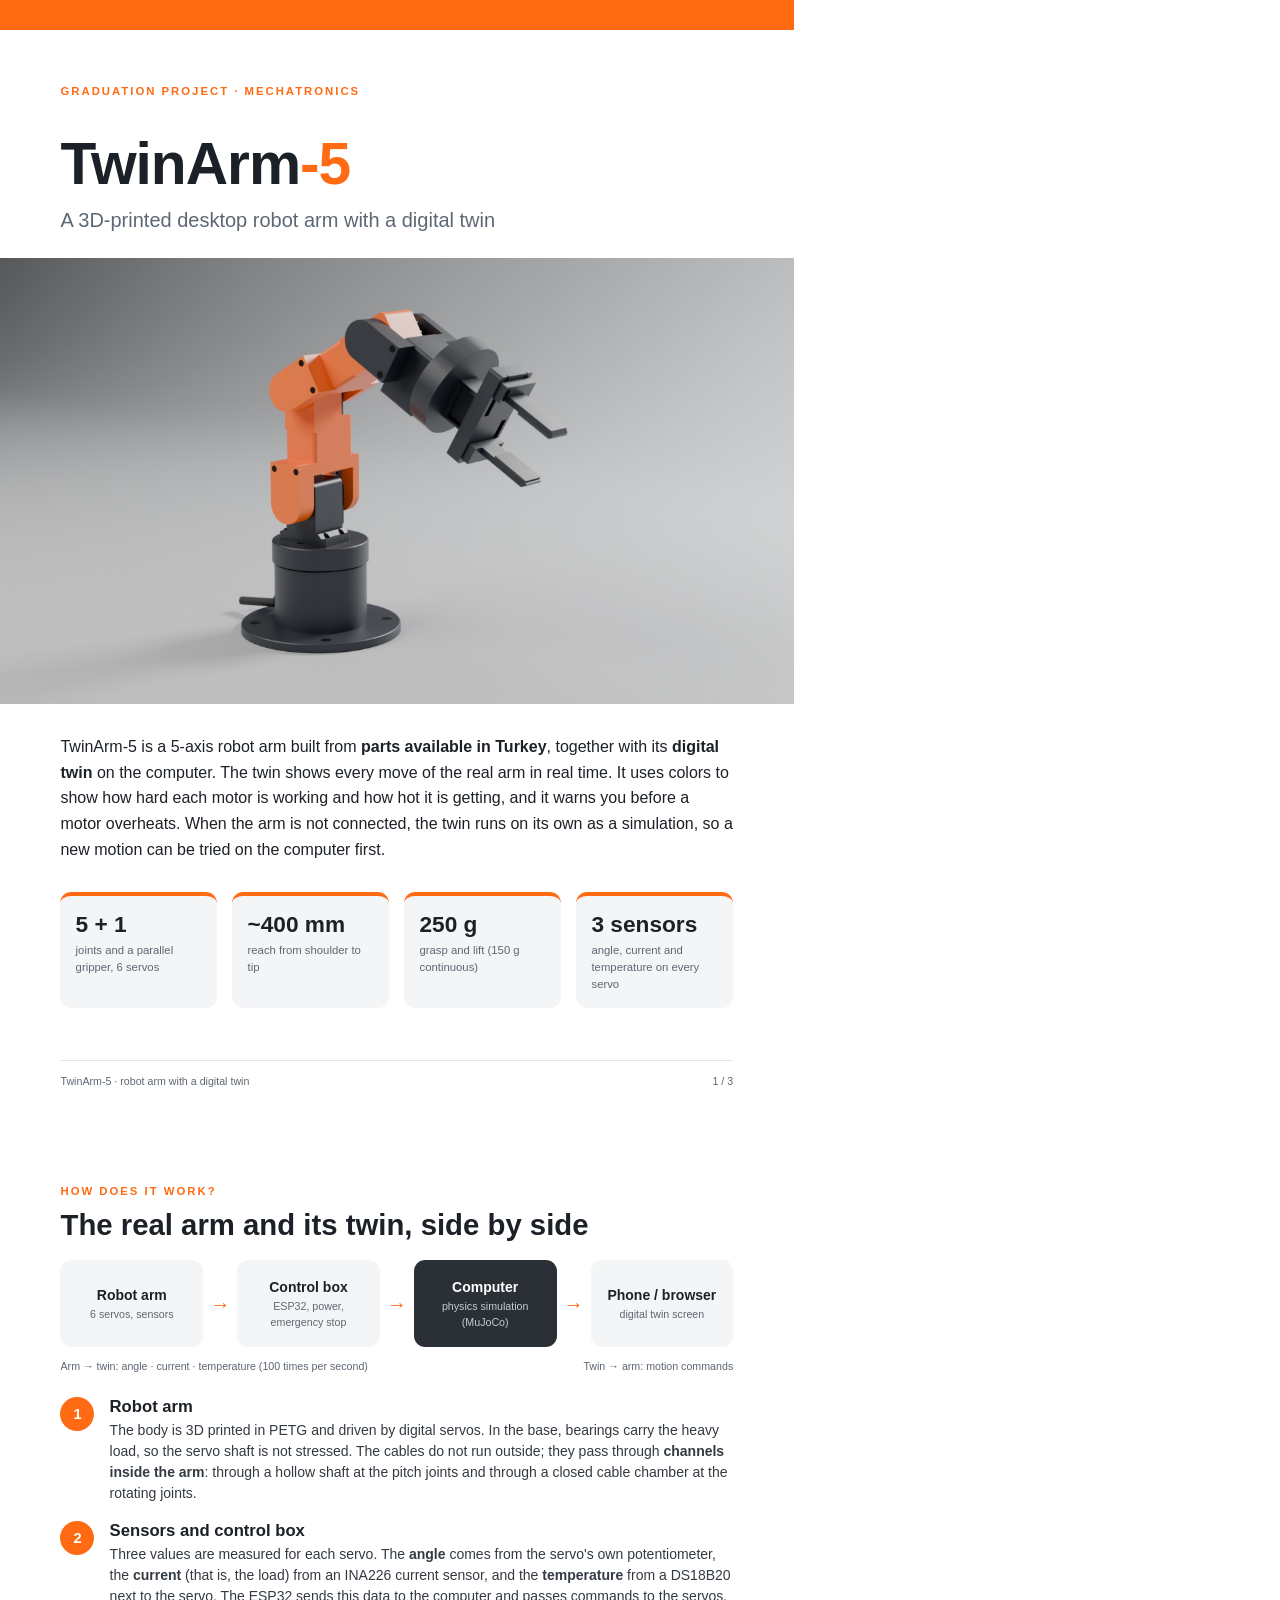
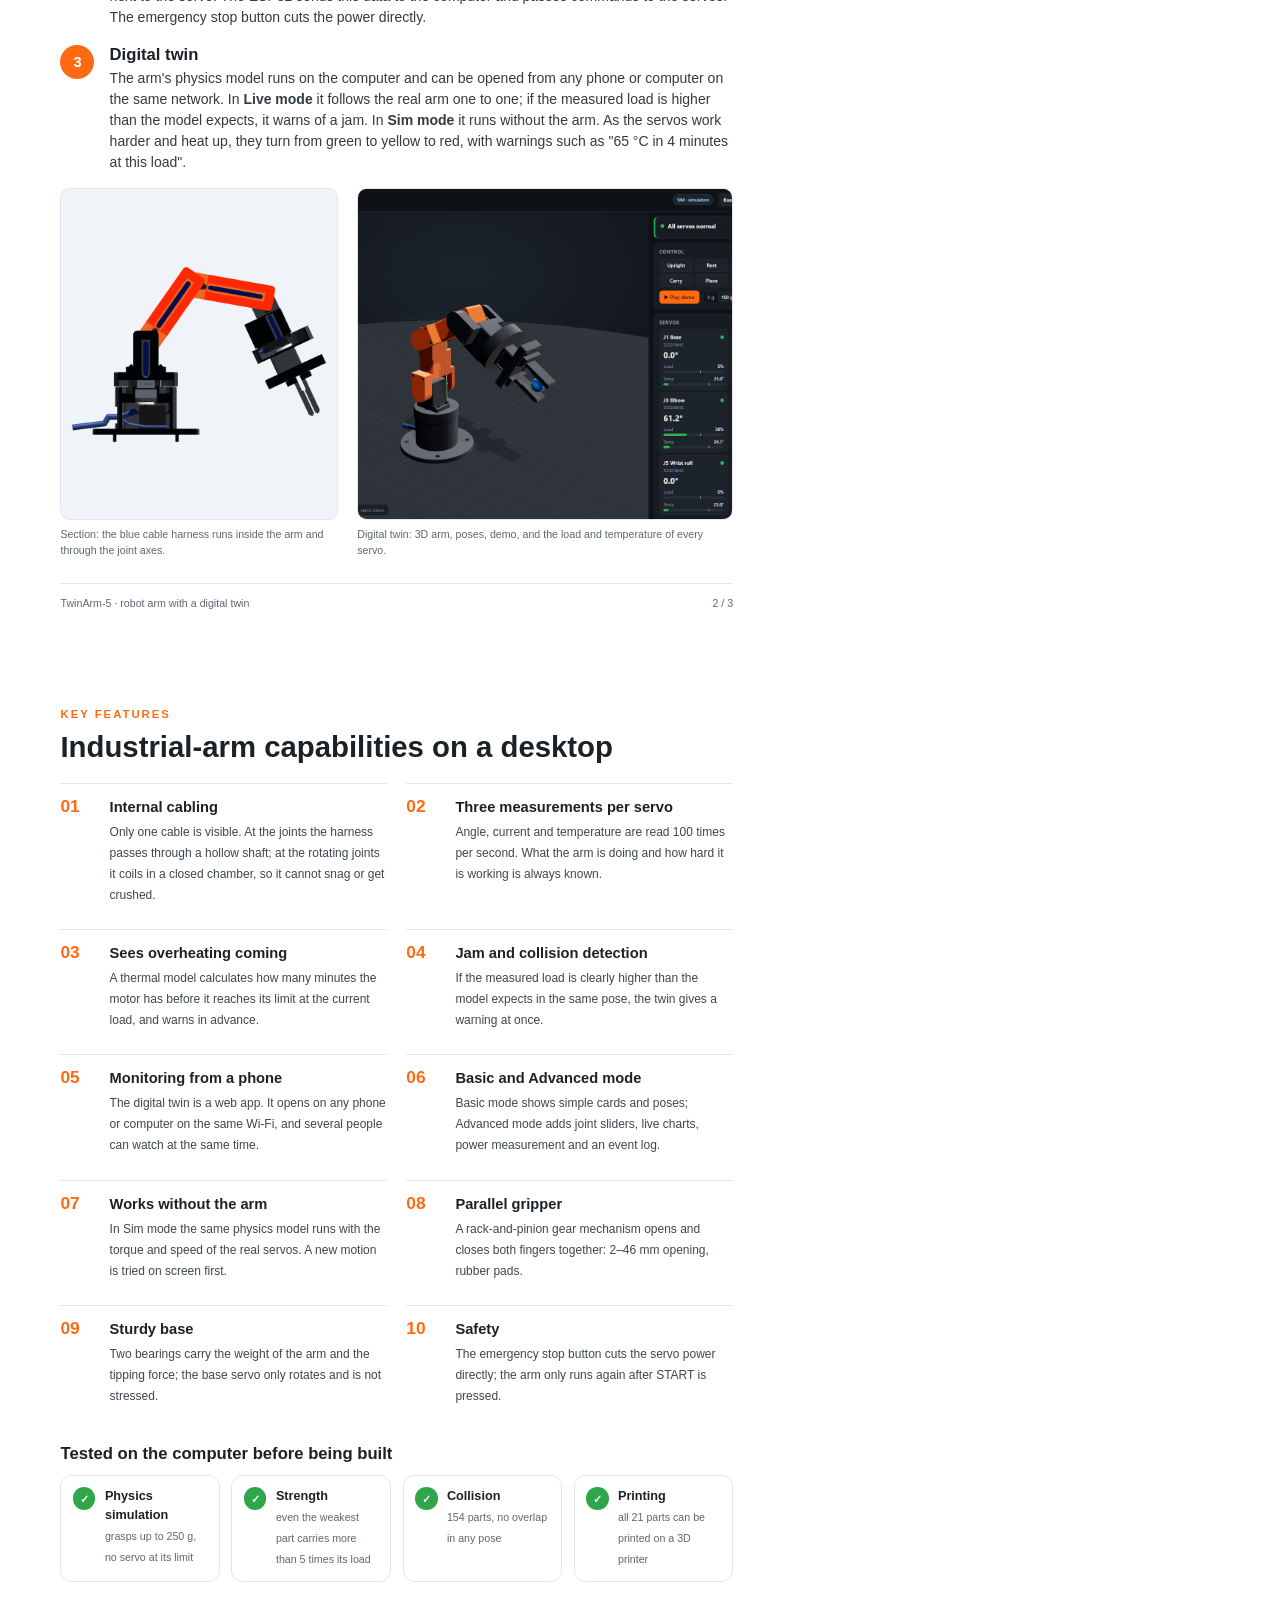
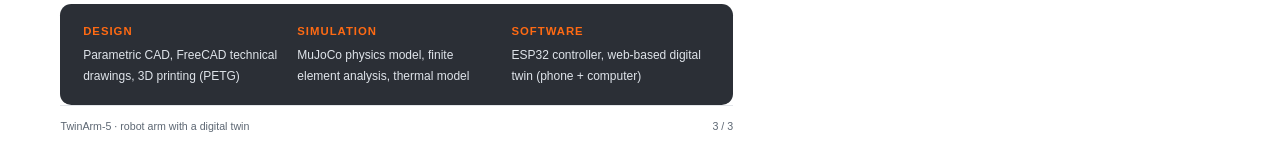
<file: docs/brochure/brochure.html>
<!doctype html>
<html lang="en">
<head>
<meta charset="utf-8">
<title>TwinArm-5 Brochure</title>
<style>
  @page { size: A4; margin: 0; }
  :root {
    --ink: #1c2127; --dim: #5d6773; --line: #e3e6ea; --tile: #f4f5f7;
    --accent: #ff6a13; --dark: #2b2f36; --ok: #2fa64a;
  }
  * { box-sizing: border-box; }
  html, body { margin: 0; padding: 0; background: #fff; color: var(--ink);
    font: 10.5pt/1.5 "Segoe UI", "Helvetica Neue", Arial, sans-serif;
    -webkit-print-color-adjust: exact; print-color-adjust: exact; }
  .page { width: 210mm; height: 297mm; padding: 16mm 16mm 14mm; position: relative; overflow: hidden;
    page-break-after: always; display: flex; flex-direction: column; }
  .page:last-child { page-break-after: auto; }
  h1, h2, h3 { margin: 0; line-height: 1.15; }
  p { margin: 0; }
  .kicker { font-size: 8.5pt; font-weight: 700; letter-spacing: 2px; text-transform: uppercase; color: var(--accent); }
  .foot { position: absolute; left: 16mm; right: 16mm; bottom: 9mm; display: flex; justify-content: space-between;
    font-size: 8pt; color: var(--dim); border-top: 1px solid var(--line); padding-top: 3mm; }

  /* --- page 1 --- */
  .cover-band { position: absolute; inset: 0 0 auto 0; height: 8mm; background: var(--accent); }
  .cover h1 { font-size: 44pt; letter-spacing: -1px; margin-top: 8mm; }
  .cover h1 span { color: var(--accent); }
  .cover .sub { font-size: 15pt; color: var(--dim); margin-top: 2mm; font-weight: 400; }
  .hero { margin: 6mm -16mm 0; height: 118mm; background: linear-gradient(#e6e6e6, #efefef); display: flex; align-items: center; justify-content: center; overflow: hidden; }
  .hero img { width: 100%; height: 100%; object-fit: cover; }
  .lead { font-size: 12pt; line-height: 1.6; margin-top: 8mm; }
  .lead b { color: var(--ink); }
  .stats { display: grid; grid-template-columns: repeat(4, 1fr); gap: 4mm; margin-top: 8mm; }
  .stat { background: var(--tile); border-radius: 3mm; padding: 4mm; border-top: 1.2mm solid var(--accent); }
  .stat b { display: block; font-size: 17pt; line-height: 1.1; }
  .stat span { display: block; font-size: 8.5pt; color: var(--dim); margin-top: 1.5mm; }

  /* --- page 2 --- */
  h2 { font-size: 22pt; margin: 2mm 0 5mm; }
  .flow { display: grid; grid-template-columns: 1fr 9mm 1fr 9mm 1fr 9mm 1fr; align-items: center; margin-bottom: 6mm; }
  .node { background: var(--tile); border-radius: 3mm; padding: 3.5mm 3mm; text-align: center; min-height: 23mm;
    display: flex; flex-direction: column; justify-content: center; }
  .node b { font-size: 10.5pt; }
  .node span { font-size: 8pt; color: var(--dim); }
  .node.hl { background: var(--dark); color: #fff; }
  .node.hl span { color: #c5ccd5; }
  .arrow { text-align: center; color: var(--accent); font-size: 15pt; font-weight: 700; }
  .flow-cap { display: flex; justify-content: space-between; font-size: 8pt; color: var(--dim); margin: -3mm 0 6mm; }
  .steps { display: grid; gap: 4.5mm; }
  .step { display: grid; grid-template-columns: 9mm 1fr; gap: 4mm; }
  .num { width: 9mm; height: 9mm; border-radius: 50%; background: var(--accent); color: #fff; font-weight: 800;
    display: flex; align-items: center; justify-content: center; font-size: 11pt; }
  .step h3 { font-size: 12.5pt; margin-bottom: 1mm; }
  .step p { color: #333a42; }
  .pics { display: grid; grid-template-columns: 0.85fr 1.15fr; gap: 5mm; margin-top: auto; margin-bottom: 9mm; }
  .pic { margin: 0; }
  .pic img { width: 100%; height: 88mm; object-fit: cover; border-radius: 2.5mm; display: block; border: 1px solid var(--line); }
  .pic.contain img { object-fit: contain; background: #f0f4f9; }
  .pic figcaption { font-size: 8pt; color: var(--dim); margin-top: 1.5mm; }

  /* --- page 3 --- */
  .checks { display: grid; grid-template-columns: 1fr 1fr; gap: 3.5mm; margin-bottom: 7mm; }
  .check { border: 1px solid var(--line); border-radius: 3mm; padding: 3.5mm 4mm; display: grid; grid-template-columns: 7mm 1fr; gap: 2.5mm; }
  .tick { width: 7mm; height: 7mm; border-radius: 50%; background: var(--ok); color: #fff; display: flex; align-items: center; justify-content: center; font-weight: 800; font-size: 9pt; }
  .check b { display: block; font-size: 10.5pt; }
  .check span { font-size: 9pt; color: var(--dim); }
  h3.sec { font-size: 12.5pt; margin: 0 0 3mm; }
  .note { font-size: 8.5pt; color: var(--dim); margin-top: 2.5mm; }
  .road { display: grid; grid-template-columns: repeat(7, 1fr); gap: 0; margin-top: 2mm; position: relative; }
  .road::before { content: ""; position: absolute; left: 7%; right: 7%; top: 3.5mm; height: 0.8mm; background: var(--line); }
  .ms { text-align: center; position: relative; padding: 0 1mm; }
  .ms i { display: block; width: 7.5mm; height: 7.5mm; margin: 0 auto 2mm; border-radius: 50%; background: #fff;
    border: 0.8mm solid #c8ced6; position: relative; z-index: 1; font-style: normal; font-size: 8pt; line-height: 6mm; font-weight: 800; color: #fff; }
  .ms.done i { background: var(--ok); border-color: var(--ok); }
  .ms.next i { border-color: var(--accent); }
  .ms b { display: block; font-size: 8.5pt; line-height: 1.25; }
  .ms span { display: block; font-size: 7.5pt; color: var(--dim); }
  .ms.next b { color: var(--accent); }
  .tech { margin-top: auto; margin-bottom: 9mm; background: var(--dark); color: #fff; border-radius: 3mm; padding: 5mm 6mm;
    display: grid; grid-template-columns: 1fr 1fr 1fr; gap: 4mm; }
  .tech b { display: block; color: var(--accent); font-size: 8.5pt; letter-spacing: 1px; text-transform: uppercase; margin-bottom: 1mm; }
  .tech span { font-size: 9pt; color: #dfe4ea; }
  .feats { display: grid; grid-template-columns: 1fr 1fr; gap: 3.2mm 5mm; margin-bottom: 7mm; }
  .feat { display: grid; grid-template-columns: 10mm 1fr; gap: 3mm; padding: 3.2mm 0; border-top: 1px solid var(--line); }
  .feat i { font-style: normal; font-weight: 800; font-size: 13pt; color: var(--accent); line-height: 1.2; }
  .feat b { display: block; font-size: 11pt; margin-bottom: 0.8mm; }
  .feat span { font-size: 9pt; color: #3e4650; line-height: 1.45; }
  .checks4 { display: grid; grid-template-columns: repeat(4, 1fr); gap: 3mm; margin-bottom: 6mm; }
  .checks4 .check { grid-template-columns: 6mm 1fr; padding: 3mm; }
  .checks4 .tick { width: 6mm; height: 6mm; font-size: 8pt; }
  .checks4 b { font-size: 9.5pt; }
  .checks4 span { font-size: 8pt; }
</style>
</head>
<body>

<!-- ============================ 1. COVER ============================ -->
<section class="page cover">
  <div class="cover-band"></div>
  <div class="kicker" style="margin-top:6mm">Graduation project · Mechatronics</div>
  <h1>TwinArm<span>-5</span></h1>
  <p class="sub">A 3D-printed desktop robot arm with a digital twin</p>

  <div class="hero"><img src="render_hero.jpg" alt="TwinArm-5 robot arm"></div>

  <p class="lead">
    TwinArm-5 is a 5-axis robot arm built from <b>parts available in Turkey</b>, together with its
    <b>digital twin</b> on the computer. The twin shows every move of the real arm in real time. It uses
    colors to show how hard each motor is working and how hot it is getting, and it warns you before a
    motor overheats. When the arm is not connected, the twin runs on its own as a simulation, so a new
    motion can be tried on the computer first.
  </p>

  <div class="stats">
    <div class="stat"><b>5 + 1</b><span>joints and a parallel gripper, 6 servos</span></div>
    <div class="stat"><b>~400 mm</b><span>reach from shoulder to tip</span></div>
    <div class="stat"><b>250 g</b><span>grasp and lift (150 g continuous)</span></div>
    <div class="stat"><b>3 sensors</b><span>angle, current and temperature on every servo</span></div>
  </div>

  <div class="foot"><span>TwinArm-5 · robot arm with a digital twin</span><span>1 / 3</span></div>
</section>

<!-- ============================ 2. HOW IT WORKS ============================ -->
<section class="page">
  <div class="kicker">How does it work?</div>
  <h2>The real arm and its twin, side by side</h2>

  <div class="flow">
    <div class="node"><b>Robot arm</b><span>6 servos, sensors</span></div>
    <div class="arrow">→</div>
    <div class="node"><b>Control box</b><span>ESP32, power, emergency stop</span></div>
    <div class="arrow">→</div>
    <div class="node hl"><b>Computer</b><span>physics simulation (MuJoCo)</span></div>
    <div class="arrow">→</div>
    <div class="node"><b>Phone / browser</b><span>digital twin screen</span></div>
  </div>
  <div class="flow-cap"><span>Arm → twin: angle · current · temperature (100 times per second)</span><span>Twin → arm: motion commands</span></div>

  <div class="steps">
    <div class="step"><div class="num">1</div><div>
      <h3>Robot arm</h3>
      <p>The body is 3D printed in PETG and driven by digital servos. In the base, bearings carry the heavy
      load, so the servo shaft is not stressed. The cables do not run outside; they pass through
      <b>channels inside the arm</b>: through a hollow shaft at the pitch joints and through a closed cable
      chamber at the rotating joints.</p></div></div>
    <div class="step"><div class="num">2</div><div>
      <h3>Sensors and control box</h3>
      <p>Three values are measured for each servo. The <b>angle</b> comes from the servo's own potentiometer,
      the <b>current</b> (that is, the load) from an INA226 current sensor, and the <b>temperature</b> from
      a DS18B20 next to the servo. The ESP32 sends this data to the computer and passes commands to the
      servos. The emergency stop button cuts the power directly.</p></div></div>
    <div class="step"><div class="num">3</div><div>
      <h3>Digital twin</h3>
      <p>The arm's physics model runs on the computer and can be opened from any phone or computer on the
      same network. In <b>Live mode</b> it follows the real arm one to one; if the measured load is higher
      than the model expects, it warns of a jam. In <b>Sim mode</b> it runs without the arm. As the servos
      work harder and heat up, they turn from green to yellow to red, with warnings such as "65 °C in
      4 minutes at this load".</p></div></div>
  </div>

  <div class="pics">
    <figure class="pic contain"><img src="../img/internal_cabling_section.png" alt="Internal cable path section">
      <figcaption>Section: the blue cable harness runs inside the arm and through the joint axes.</figcaption></figure>
    <figure class="pic"><img src="twin_web.png" alt="Digital twin web app">
      <figcaption>Digital twin: 3D arm, poses, demo, and the load and temperature of every servo.</figcaption></figure>
  </div>

  <div class="foot"><span>TwinArm-5 · robot arm with a digital twin</span><span>2 / 3</span></div>
</section>

<!-- ============================ 3. FEATURES ============================ -->
<section class="page">
  <div class="kicker">Key features</div>
  <h2>Industrial-arm capabilities on a desktop</h2>

  <div class="feats">
    <div class="feat"><i>01</i><div><b>Internal cabling</b>
      <span>Only one cable is visible. At the joints the harness passes through a hollow shaft; at the rotating joints it coils in a closed chamber, so it cannot snag or get crushed.</span></div></div>
    <div class="feat"><i>02</i><div><b>Three measurements per servo</b>
      <span>Angle, current and temperature are read 100 times per second. What the arm is doing and how hard it is working is always known.</span></div></div>
    <div class="feat"><i>03</i><div><b>Sees overheating coming</b>
      <span>A thermal model calculates how many minutes the motor has before it reaches its limit at the current load, and warns in advance.</span></div></div>
    <div class="feat"><i>04</i><div><b>Jam and collision detection</b>
      <span>If the measured load is clearly higher than the model expects in the same pose, the twin gives a warning at once.</span></div></div>
    <div class="feat"><i>05</i><div><b>Monitoring from a phone</b>
      <span>The digital twin is a web app. It opens on any phone or computer on the same Wi-Fi, and several people can watch at the same time.</span></div></div>
    <div class="feat"><i>06</i><div><b>Basic and Advanced mode</b>
      <span>Basic mode shows simple cards and poses; Advanced mode adds joint sliders, live charts, power measurement and an event log.</span></div></div>
    <div class="feat"><i>07</i><div><b>Works without the arm</b>
      <span>In Sim mode the same physics model runs with the torque and speed of the real servos. A new motion is tried on screen first.</span></div></div>
    <div class="feat"><i>08</i><div><b>Parallel gripper</b>
      <span>A rack-and-pinion gear mechanism opens and closes both fingers together: 2–46 mm opening, rubber pads.</span></div></div>
    <div class="feat"><i>09</i><div><b>Sturdy base</b>
      <span>Two bearings carry the weight of the arm and the tipping force; the base servo only rotates and is not stressed.</span></div></div>
    <div class="feat"><i>10</i><div><b>Safety</b>
      <span>The emergency stop button cuts the servo power directly; the arm only runs again after START is pressed.</span></div></div>
  </div>

  <h3 class="sec">Tested on the computer before being built</h3>
  <div class="checks4">
    <div class="check"><div class="tick">✓</div><div><b>Physics simulation</b><span>grasps up to 250 g, no servo at its limit</span></div></div>
    <div class="check"><div class="tick">✓</div><div><b>Strength</b><span>even the weakest part carries more than 5 times its load</span></div></div>
    <div class="check"><div class="tick">✓</div><div><b>Collision</b><span>154 parts, no overlap in any pose</span></div></div>
    <div class="check"><div class="tick">✓</div><div><b>Printing</b><span>all 21 parts can be printed on a 3D printer</span></div></div>
  </div>

  <div class="tech">
    <div><b>Design</b><span>Parametric CAD, FreeCAD technical drawings, 3D printing (PETG)</span></div>
    <div><b>Simulation</b><span>MuJoCo physics model, finite element analysis, thermal model</span></div>
    <div><b>Software</b><span>ESP32 controller, web-based digital twin (phone + computer)</span></div>
  </div>

  <div class="foot"><span>TwinArm-5 · robot arm with a digital twin</span><span>3 / 3</span></div>
</section>

</body>
</html>
</file>
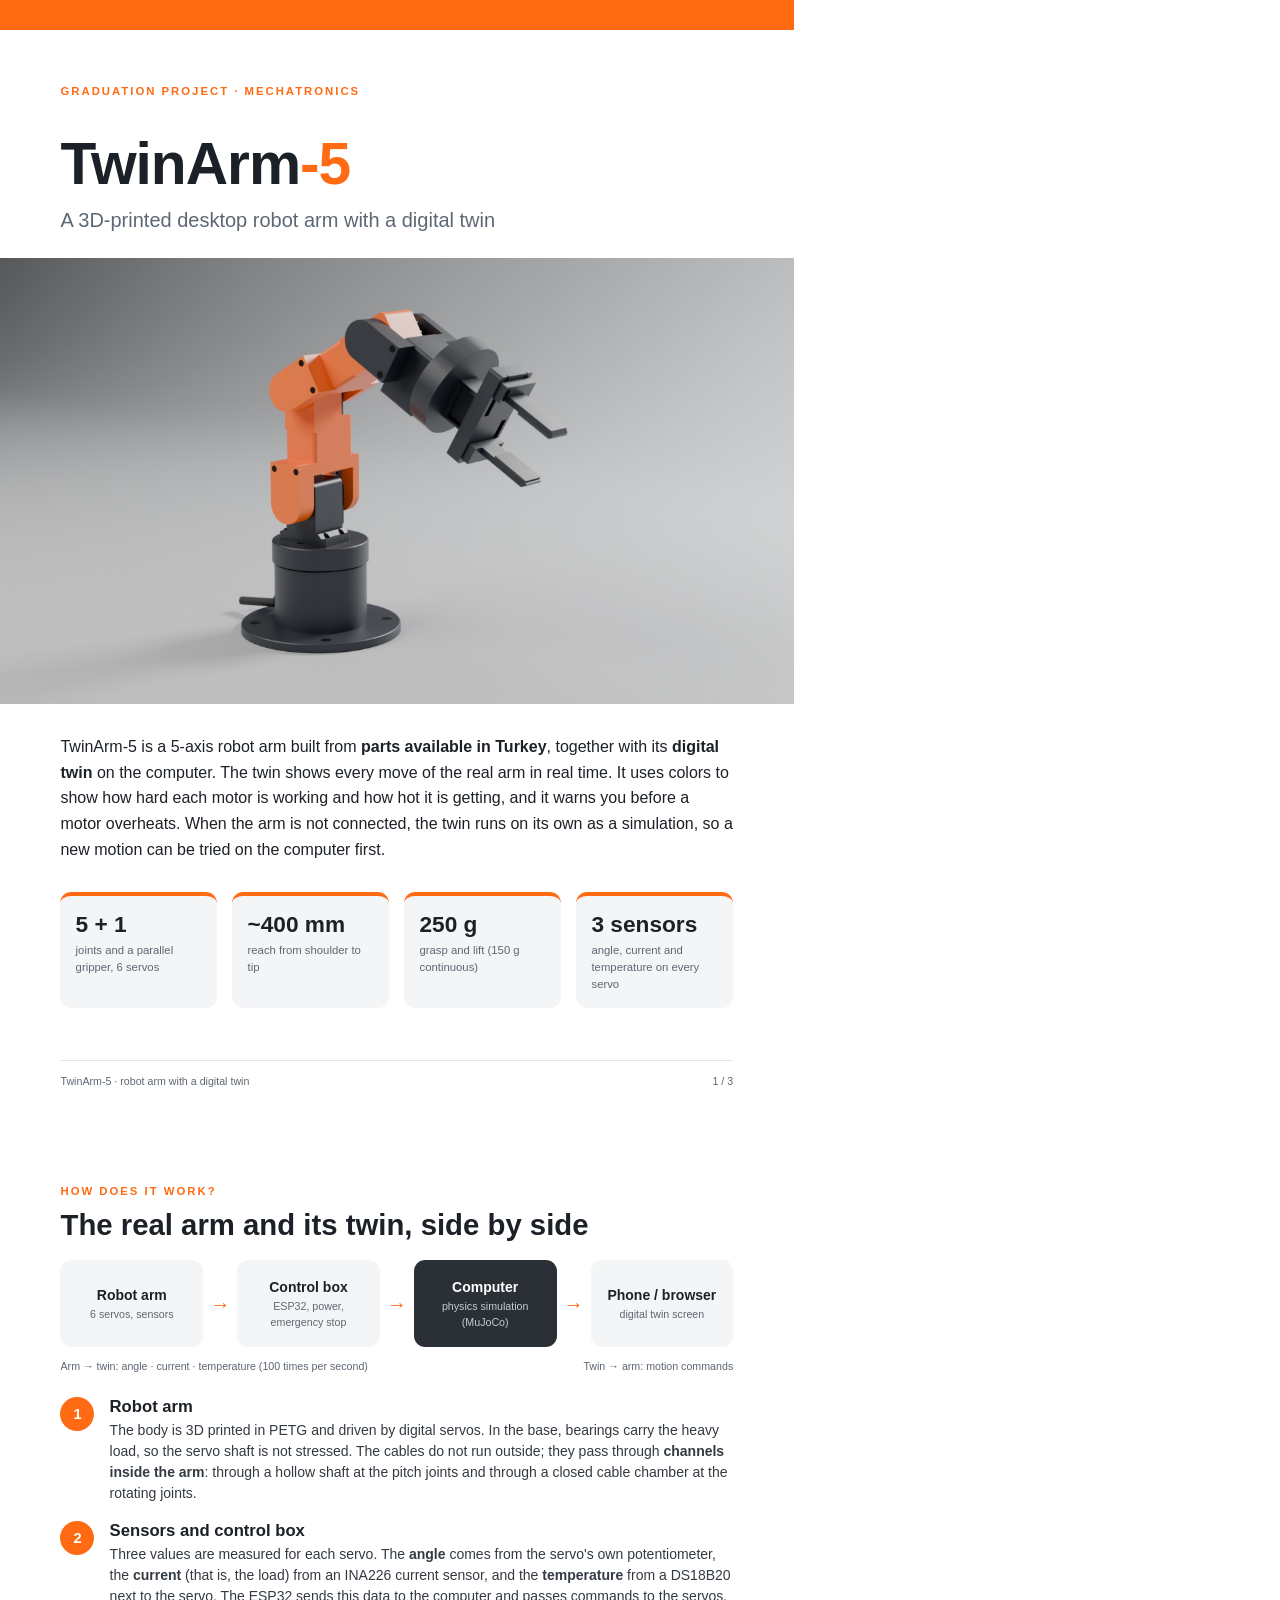
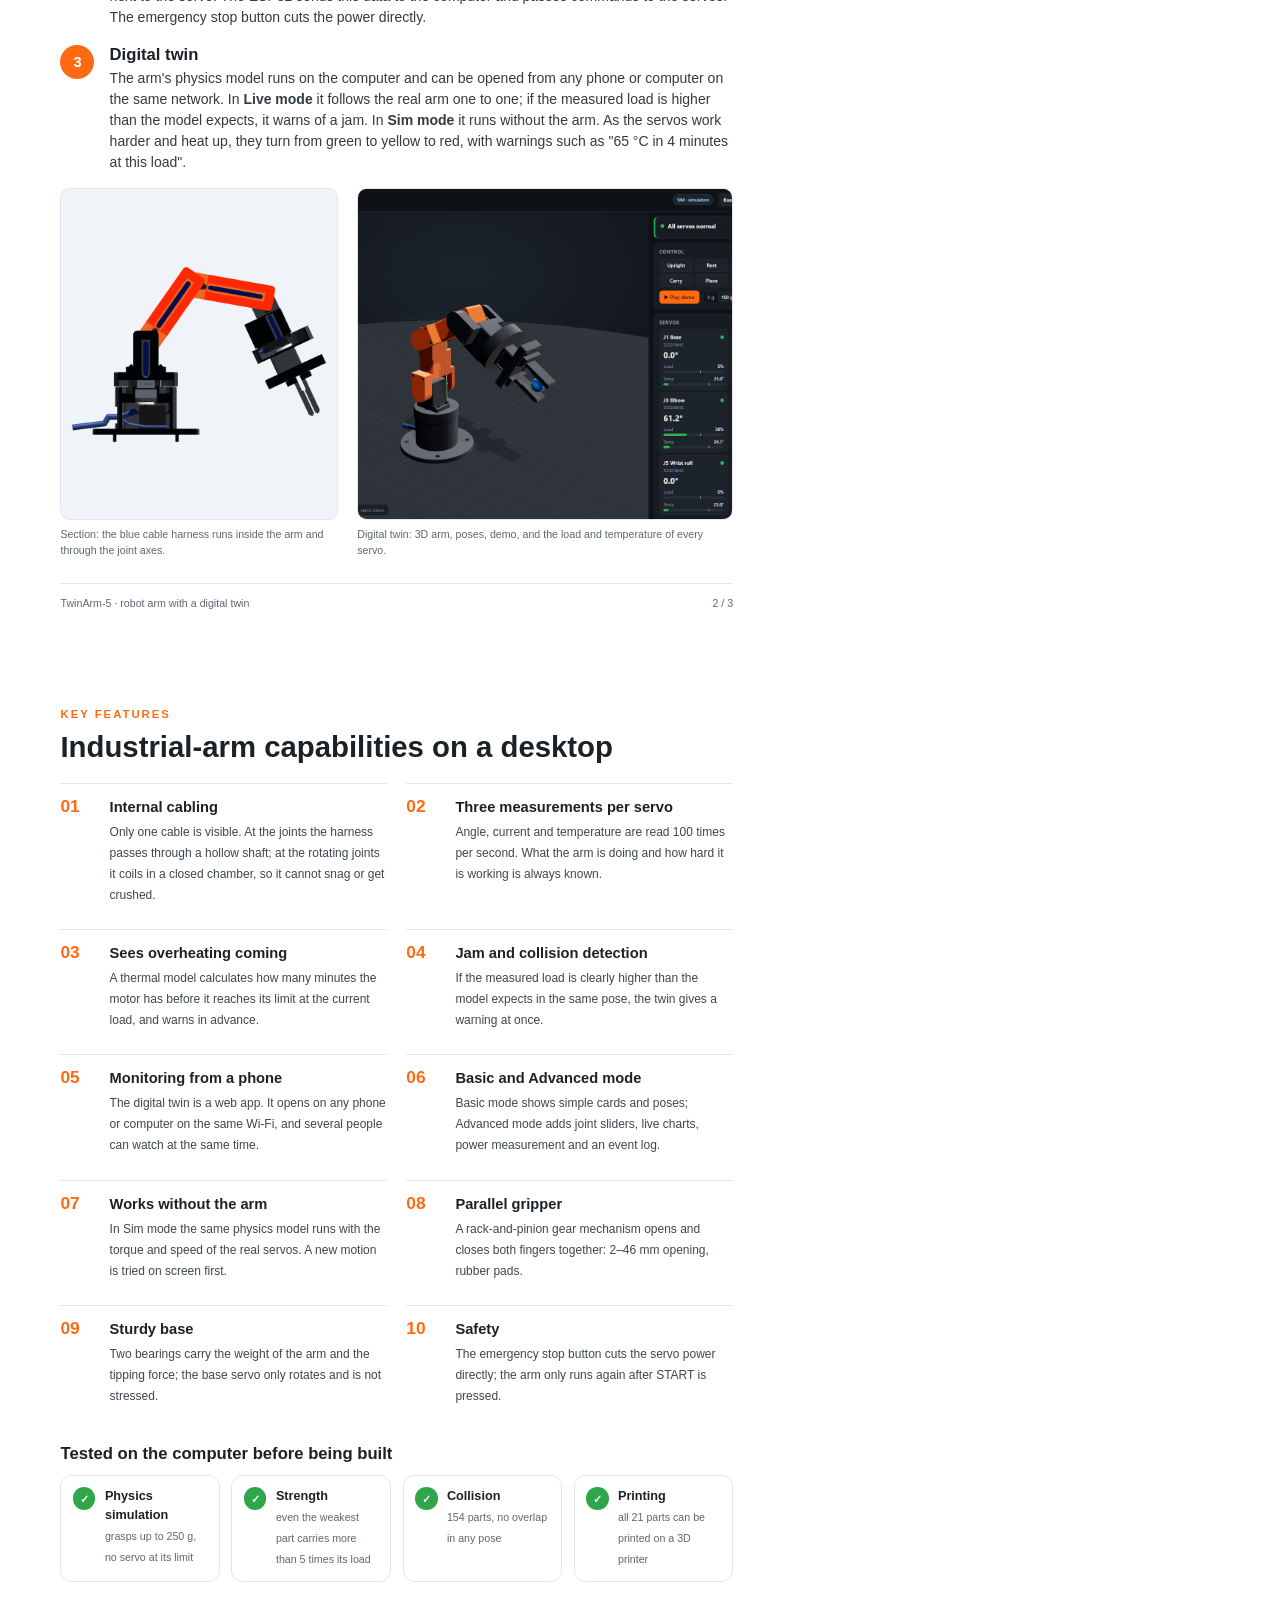
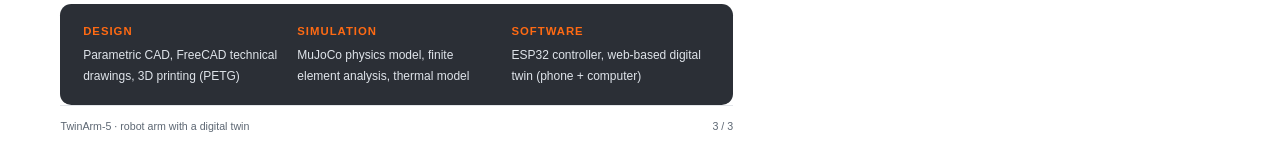
<file: cad/docs/brochure/brochure.html>
<!doctype html>
<html lang="en">
<head>
<meta charset="utf-8">
<title>TwinArm-5 Brochure</title>
<style>
  @page { size: A4; margin: 0; }
  :root {
    --ink: #1c2127; --dim: #5d6773; --line: #e3e6ea; --tile: #f4f5f7;
    --accent: #ff6a13; --dark: #2b2f36; --ok: #2fa64a;
  }
  * { box-sizing: border-box; }
  html, body { margin: 0; padding: 0; background: #fff; color: var(--ink);
    font: 10.5pt/1.5 "Segoe UI", "Helvetica Neue", Arial, sans-serif;
    -webkit-print-color-adjust: exact; print-color-adjust: exact; }
  .page { width: 210mm; height: 297mm; padding: 16mm 16mm 14mm; position: relative; overflow: hidden;
    page-break-after: always; display: flex; flex-direction: column; }
  .page:last-child { page-break-after: auto; }
  h1, h2, h3 { margin: 0; line-height: 1.15; }
  p { margin: 0; }
  .kicker { font-size: 8.5pt; font-weight: 700; letter-spacing: 2px; text-transform: uppercase; color: var(--accent); }
  .foot { position: absolute; left: 16mm; right: 16mm; bottom: 9mm; display: flex; justify-content: space-between;
    font-size: 8pt; color: var(--dim); border-top: 1px solid var(--line); padding-top: 3mm; }

  /* --- page 1 --- */
  .cover-band { position: absolute; inset: 0 0 auto 0; height: 8mm; background: var(--accent); }
  .cover h1 { font-size: 44pt; letter-spacing: -1px; margin-top: 8mm; }
  .cover h1 span { color: var(--accent); }
  .cover .sub { font-size: 15pt; color: var(--dim); margin-top: 2mm; font-weight: 400; }
  .hero { margin: 6mm -16mm 0; height: 118mm; background: linear-gradient(#e6e6e6, #efefef); display: flex; align-items: center; justify-content: center; overflow: hidden; }
  .hero img { width: 100%; height: 100%; object-fit: cover; }
  .lead { font-size: 12pt; line-height: 1.6; margin-top: 8mm; }
  .lead b { color: var(--ink); }
  .stats { display: grid; grid-template-columns: repeat(4, 1fr); gap: 4mm; margin-top: 8mm; }
  .stat { background: var(--tile); border-radius: 3mm; padding: 4mm; border-top: 1.2mm solid var(--accent); }
  .stat b { display: block; font-size: 17pt; line-height: 1.1; }
  .stat span { display: block; font-size: 8.5pt; color: var(--dim); margin-top: 1.5mm; }

  /* --- page 2 --- */
  h2 { font-size: 22pt; margin: 2mm 0 5mm; }
  .flow { display: grid; grid-template-columns: 1fr 9mm 1fr 9mm 1fr 9mm 1fr; align-items: center; margin-bottom: 6mm; }
  .node { background: var(--tile); border-radius: 3mm; padding: 3.5mm 3mm; text-align: center; min-height: 23mm;
    display: flex; flex-direction: column; justify-content: center; }
  .node b { font-size: 10.5pt; }
  .node span { font-size: 8pt; color: var(--dim); }
  .node.hl { background: var(--dark); color: #fff; }
  .node.hl span { color: #c5ccd5; }
  .arrow { text-align: center; color: var(--accent); font-size: 15pt; font-weight: 700; }
  .flow-cap { display: flex; justify-content: space-between; font-size: 8pt; color: var(--dim); margin: -3mm 0 6mm; }
  .steps { display: grid; gap: 4.5mm; }
  .step { display: grid; grid-template-columns: 9mm 1fr; gap: 4mm; }
  .num { width: 9mm; height: 9mm; border-radius: 50%; background: var(--accent); color: #fff; font-weight: 800;
    display: flex; align-items: center; justify-content: center; font-size: 11pt; }
  .step h3 { font-size: 12.5pt; margin-bottom: 1mm; }
  .step p { color: #333a42; }
  .pics { display: grid; grid-template-columns: 0.85fr 1.15fr; gap: 5mm; margin-top: auto; margin-bottom: 9mm; }
  .pic { margin: 0; }
  .pic img { width: 100%; height: 88mm; object-fit: cover; border-radius: 2.5mm; display: block; border: 1px solid var(--line); }
  .pic.contain img { object-fit: contain; background: #f0f4f9; }
  .pic figcaption { font-size: 8pt; color: var(--dim); margin-top: 1.5mm; }

  /* --- page 3 --- */
  .checks { display: grid; grid-template-columns: 1fr 1fr; gap: 3.5mm; margin-bottom: 7mm; }
  .check { border: 1px solid var(--line); border-radius: 3mm; padding: 3.5mm 4mm; display: grid; grid-template-columns: 7mm 1fr; gap: 2.5mm; }
  .tick { width: 7mm; height: 7mm; border-radius: 50%; background: var(--ok); color: #fff; display: flex; align-items: center; justify-content: center; font-weight: 800; font-size: 9pt; }
  .check b { display: block; font-size: 10.5pt; }
  .check span { font-size: 9pt; color: var(--dim); }
  h3.sec { font-size: 12.5pt; margin: 0 0 3mm; }
  .cost { display: grid; grid-template-columns: 38mm 1fr 22mm; gap: 1.8mm 3mm; align-items: center; font-size: 9.5pt; }
  .cost .bar { height: 4.2mm; background: var(--tile); border-radius: 1mm; overflow: hidden; }
  .cost .bar i { display: block; height: 100%; background: var(--dark); border-radius: 1mm; }
  .cost .bar i.a { background: var(--accent); }
  .cost .v { text-align: right; font-variant-numeric: tabular-nums; }
  .cost .tot { font-weight: 800; border-top: 1px solid var(--line); padding-top: 1.8mm; }
  .note { font-size: 8.5pt; color: var(--dim); margin-top: 2.5mm; }
  .road { display: grid; grid-template-columns: repeat(7, 1fr); gap: 0; margin-top: 2mm; position: relative; }
  .road::before { content: ""; position: absolute; left: 7%; right: 7%; top: 3.5mm; height: 0.8mm; background: var(--line); }
  .ms { text-align: center; position: relative; padding: 0 1mm; }
  .ms i { display: block; width: 7.5mm; height: 7.5mm; margin: 0 auto 2mm; border-radius: 50%; background: #fff;
    border: 0.8mm solid #c8ced6; position: relative; z-index: 1; font-style: normal; font-size: 8pt; line-height: 6mm; font-weight: 800; color: #fff; }
  .ms.done i { background: var(--ok); border-color: var(--ok); }
  .ms.next i { border-color: var(--accent); }
  .ms b { display: block; font-size: 8.5pt; line-height: 1.25; }
  .ms span { display: block; font-size: 7.5pt; color: var(--dim); }
  .ms.next b { color: var(--accent); }
  .tech { margin-top: auto; margin-bottom: 9mm; background: var(--dark); color: #fff; border-radius: 3mm; padding: 5mm 6mm;
    display: grid; grid-template-columns: 1fr 1fr 1fr; gap: 4mm; }
  .tech b { display: block; color: var(--accent); font-size: 8.5pt; letter-spacing: 1px; text-transform: uppercase; margin-bottom: 1mm; }
  .tech span { font-size: 9pt; color: #dfe4ea; }
  .feats { display: grid; grid-template-columns: 1fr 1fr; gap: 3.2mm 5mm; margin-bottom: 7mm; }
  .feat { display: grid; grid-template-columns: 10mm 1fr; gap: 3mm; padding: 3.2mm 0; border-top: 1px solid var(--line); }
  .feat i { font-style: normal; font-weight: 800; font-size: 13pt; color: var(--accent); line-height: 1.2; }
  .feat b { display: block; font-size: 11pt; margin-bottom: 0.8mm; }
  .feat span { font-size: 9pt; color: #3e4650; line-height: 1.45; }
  .checks4 { display: grid; grid-template-columns: repeat(4, 1fr); gap: 3mm; margin-bottom: 6mm; }
  .checks4 .check { grid-template-columns: 6mm 1fr; padding: 3mm; }
  .checks4 .tick { width: 6mm; height: 6mm; font-size: 8pt; }
  .checks4 b { font-size: 9.5pt; }
  .checks4 span { font-size: 8pt; }
</style>
</head>
<body>

<!-- ============================ 1. COVER ============================ -->
<section class="page cover">
  <div class="cover-band"></div>
  <div class="kicker" style="margin-top:6mm">Graduation project · Mechatronics</div>
  <h1>TwinArm<span>-5</span></h1>
  <p class="sub">A 3D-printed desktop robot arm with a digital twin</p>

  <div class="hero"><img src="render_hero.jpg" alt="TwinArm-5 robot arm"></div>

  <p class="lead">
    TwinArm-5 is a 5-axis robot arm built from <b>parts available in Turkey</b>, together with its
    <b>digital twin</b> on the computer. The twin shows every move of the real arm in real time. It uses
    colors to show how hard each motor is working and how hot it is getting, and it warns you before a
    motor overheats. When the arm is not connected, the twin runs on its own as a simulation, so a new
    motion can be tried on the computer first.
  </p>

  <div class="stats">
    <div class="stat"><b>5 + 1</b><span>joints and a parallel gripper, 6 servos</span></div>
    <div class="stat"><b>~400 mm</b><span>reach from shoulder to tip</span></div>
    <div class="stat"><b>250 g</b><span>grasp and lift (150 g continuous)</span></div>
    <div class="stat"><b>3 sensors</b><span>angle, current and temperature on every servo</span></div>
  </div>

  <div class="foot"><span>TwinArm-5 · robot arm with a digital twin</span><span>1 / 3</span></div>
</section>

<!-- ============================ 2. HOW IT WORKS ============================ -->
<section class="page">
  <div class="kicker">How does it work?</div>
  <h2>The real arm and its twin, side by side</h2>

  <div class="flow">
    <div class="node"><b>Robot arm</b><span>6 servos, sensors</span></div>
    <div class="arrow">→</div>
    <div class="node"><b>Control box</b><span>ESP32, power, emergency stop</span></div>
    <div class="arrow">→</div>
    <div class="node hl"><b>Computer</b><span>physics simulation (MuJoCo)</span></div>
    <div class="arrow">→</div>
    <div class="node"><b>Phone / browser</b><span>digital twin screen</span></div>
  </div>
  <div class="flow-cap"><span>Arm → twin: angle · current · temperature (100 times per second)</span><span>Twin → arm: motion commands</span></div>

  <div class="steps">
    <div class="step"><div class="num">1</div><div>
      <h3>Robot arm</h3>
      <p>The body is 3D printed in PETG and driven by digital servos. In the base, bearings carry the heavy
      load, so the servo shaft is not stressed. The cables do not run outside; they pass through
      <b>channels inside the arm</b>: through a hollow shaft at the pitch joints and through a closed cable
      chamber at the rotating joints.</p></div></div>
    <div class="step"><div class="num">2</div><div>
      <h3>Sensors and control box</h3>
      <p>Three values are measured for each servo. The <b>angle</b> comes from the servo's own potentiometer,
      the <b>current</b> (that is, the load) from an INA226 current sensor, and the <b>temperature</b> from
      a DS18B20 next to the servo. The ESP32 sends this data to the computer and passes commands to the
      servos. The emergency stop button cuts the power directly.</p></div></div>
    <div class="step"><div class="num">3</div><div>
      <h3>Digital twin</h3>
      <p>The arm's physics model runs on the computer and can be opened from any phone or computer on the
      same network. In <b>Live mode</b> it follows the real arm one to one; if the measured load is higher
      than the model expects, it warns of a jam. In <b>Sim mode</b> it runs without the arm. As the servos
      work harder and heat up, they turn from green to yellow to red, with warnings such as "65 °C in
      4 minutes at this load".</p></div></div>
  </div>

  <div class="pics">
    <figure class="pic contain"><img src="../img/internal_cabling_section.png" alt="Internal cable path section">
      <figcaption>Section: the blue cable harness runs inside the arm and through the joint axes.</figcaption></figure>
    <figure class="pic"><img src="twin_web.png" alt="Digital twin web app">
      <figcaption>Digital twin: 3D arm, poses, demo, and the load and temperature of every servo.</figcaption></figure>
  </div>

  <div class="foot"><span>TwinArm-5 · robot arm with a digital twin</span><span>2 / 3</span></div>
</section>

<!-- ============================ 3. FEATURES ============================ -->
<section class="page">
  <div class="kicker">Key features</div>
  <h2>Industrial-arm capabilities on a desktop</h2>

  <div class="feats">
    <div class="feat"><i>01</i><div><b>Internal cabling</b>
      <span>Only one cable is visible. At the joints the harness passes through a hollow shaft; at the rotating joints it coils in a closed chamber, so it cannot snag or get crushed.</span></div></div>
    <div class="feat"><i>02</i><div><b>Three measurements per servo</b>
      <span>Angle, current and temperature are read 100 times per second. What the arm is doing and how hard it is working is always known.</span></div></div>
    <div class="feat"><i>03</i><div><b>Sees overheating coming</b>
      <span>A thermal model calculates how many minutes the motor has before it reaches its limit at the current load, and warns in advance.</span></div></div>
    <div class="feat"><i>04</i><div><b>Jam and collision detection</b>
      <span>If the measured load is clearly higher than the model expects in the same pose, the twin gives a warning at once.</span></div></div>
    <div class="feat"><i>05</i><div><b>Monitoring from a phone</b>
      <span>The digital twin is a web app. It opens on any phone or computer on the same Wi-Fi, and several people can watch at the same time.</span></div></div>
    <div class="feat"><i>06</i><div><b>Basic and Advanced mode</b>
      <span>Basic mode shows simple cards and poses; Advanced mode adds joint sliders, live charts, power measurement and an event log.</span></div></div>
    <div class="feat"><i>07</i><div><b>Works without the arm</b>
      <span>In Sim mode the same physics model runs with the torque and speed of the real servos. A new motion is tried on screen first.</span></div></div>
    <div class="feat"><i>08</i><div><b>Parallel gripper</b>
      <span>A rack-and-pinion gear mechanism opens and closes both fingers together: 2–46 mm opening, rubber pads.</span></div></div>
    <div class="feat"><i>09</i><div><b>Sturdy base</b>
      <span>Two bearings carry the weight of the arm and the tipping force; the base servo only rotates and is not stressed.</span></div></div>
    <div class="feat"><i>10</i><div><b>Safety</b>
      <span>The emergency stop button cuts the servo power directly; the arm only runs again after START is pressed.</span></div></div>
  </div>

  <h3 class="sec">Tested on the computer before being built</h3>
  <div class="checks4">
    <div class="check"><div class="tick">✓</div><div><b>Physics simulation</b><span>grasps up to 250 g, no servo at its limit</span></div></div>
    <div class="check"><div class="tick">✓</div><div><b>Strength</b><span>even the weakest part carries more than 5 times its load</span></div></div>
    <div class="check"><div class="tick">✓</div><div><b>Collision</b><span>154 parts, no overlap in any pose</span></div></div>
    <div class="check"><div class="tick">✓</div><div><b>Printing</b><span>all 21 parts can be printed on a 3D printer</span></div></div>
  </div>

  <div class="tech">
    <div><b>Design</b><span>Parametric CAD, FreeCAD technical drawings, 3D printing (PETG)</span></div>
    <div><b>Simulation</b><span>MuJoCo physics model, finite element analysis, thermal model</span></div>
    <div><b>Software</b><span>ESP32 controller, web-based digital twin (phone + computer)</span></div>
  </div>

  <div class="foot"><span>TwinArm-5 · robot arm with a digital twin</span><span>3 / 3</span></div>
</section>

</body>
</html>
</file>
